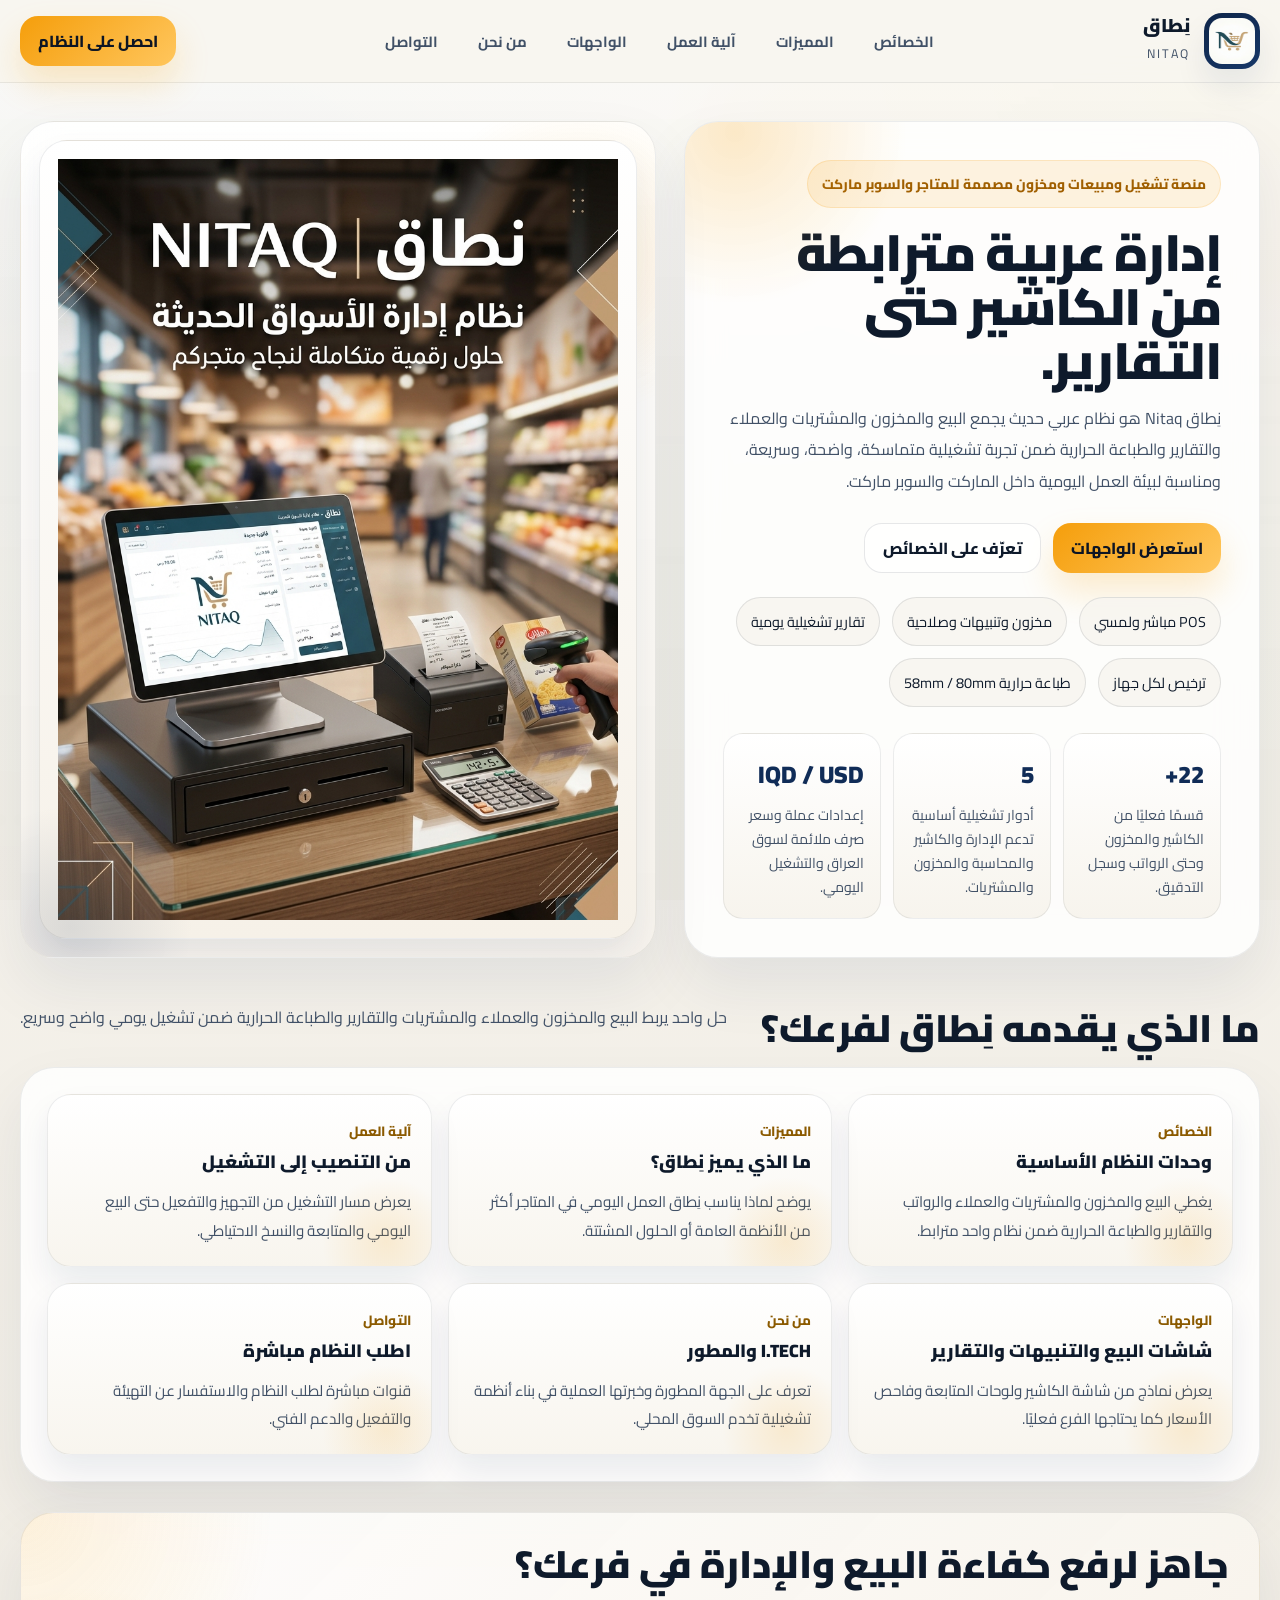
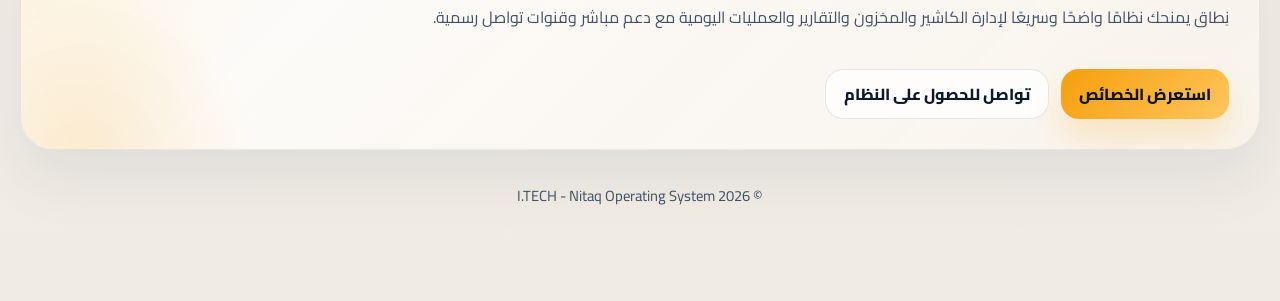
<file: index.html>
﻿<!DOCTYPE html>
<html lang="ar" dir="rtl">
<head>
  <meta charset="UTF-8" />
  <meta name="viewport" content="width=device-width, initial-scale=1.0" />
  <title>نِطاق | نظام إدارة المتاجر</title>
  <meta name="description" content="نِطاق نظام عربي لإدارة المتاجر والسوبر ماركت يجمع الكاشير والمخزون والمشتريات والتقارير والطباعة الحرارية في تشغيل يومي واحد." />
  <link rel="preconnect" href="https://fonts.googleapis.com" />
  <link rel="preconnect" href="https://fonts.gstatic.com" crossorigin />
  <link href="https://fonts.googleapis.com/css2?family=Cairo:wght@400;600;700;800;900&display=swap" rel="stylesheet" />
  <link rel="stylesheet" href="nitaq-site.css" />
  <script src="nitaq-site.js" defer></script>
</head>
<body class="theme-dark">
  <header class="site-header">
    <div class="site-header__inner">
      <a class="brand-lockup" href="index.html">
        <img class="brand-lockup__icon" src="images/11.jpeg" alt="Nitaq icon" />
        <span class="brand-lockup__copy">
          <strong>نِطاق</strong>
          <span>NITAQ</span>
        </span>
      </a>

      <nav class="site-nav">
        <a data-nav-link href="nitaq-features.html">الخصائص</a>
        <a data-nav-link href="nitaq-advantages.html">المميزات</a>
        <a data-nav-link href="nitaq-workflow.html">آلية العمل</a>
        <a data-nav-link href="nitaq-interfaces.html">الواجهات</a>
        <a data-nav-link href="nitaq-about.html">من نحن</a>
        <a data-nav-link href="nitaq-contact.html">التواصل</a>
      </nav>

      <a class="header-cta" href="https://wa.me/9647817823680" target="_blank" rel="noreferrer">احصل على النظام</a>
    </div>
  </header>

  <main class="site-shell page-main">
    <section class="hero">
      <article class="hero__content reveal">
        <div class="eyebrow">منصة تشغيل ومبيعات ومخزون مصممة للمتاجر والسوبر ماركت</div>
        <h1>إدارة عربية مترابطة من الكاشير حتى التقارير.</h1>
        <p>
          نِطاق Nitaq هو نظام عربي حديث يجمع البيع والمخزون والمشتريات والعملاء والتقارير والطباعة الحرارية ضمن تجربة تشغيلية
          متماسكة، واضحة، وسريعة، ومناسبة لبيئة العمل اليومية داخل الماركت والسوبر ماركت.
        </p>

        <div class="hero__actions">
          <a class="button" href="nitaq-interfaces.html">استعرض الواجهات</a>
          <a class="button-outline" href="nitaq-features.html">تعرّف على الخصائص</a>
        </div>

        <div class="hero__chips">
          <span class="hero__chip">POS مباشر ولمسي</span>
          <span class="hero__chip">مخزون وتنبيهات وصلاحية</span>
          <span class="hero__chip">تقارير تشغيلية يومية</span>
          <span class="hero__chip">ترخيص لكل جهاز</span>
          <span class="hero__chip">طباعة حرارية 58mm / 80mm</span>
        </div>

        <div class="hero__stats">
          <div class="hero__stat">
            <strong>22+</strong>
            <span>قسمًا فعليًا من الكاشير والمخزون وحتى الرواتب وسجل التدقيق.</span>
          </div>
          <div class="hero__stat">
            <strong>5</strong>
            <span>أدوار تشغيلية أساسية تدعم الإدارة والكاشير والمحاسبة والمخزون والمشتريات.</span>
          </div>
          <div class="hero__stat">
            <strong>IQD / USD</strong>
            <span>إعدادات عملة وسعر صرف ملائمة لسوق العراق والتشغيل اليومي.</span>
          </div>
        </div>
      </article>

      <aside class="hero__visual hero__visual--single reveal">
        <div class="hero__frame">
          <img src="images/14.jpeg" alt="واجهة نِطاق الرئيسية" />
        </div>
      </aside>
    </section>

    <section class="page-section">
      <div class="section-head reveal">
        <div>
          <h2>ما الذي يقدمه نِطاق لفرعك؟</h2>
        </div>
        <p>حل واحد يربط البيع والمخزون والعملاء والمشتريات والتقارير والطباعة الحرارية ضمن تشغيل يومي واضح وسريع.</p>
      </div>

      <div class="section-panel reveal">
        <div class="preview-grid">
          <a class="preview-card" href="nitaq-features.html">
            <small>الخصائص</small>
            <h3>وحدات النظام الأساسية</h3>
            <p>يغطي البيع والمخزون والمشتريات والعملاء والرواتب والتقارير والطباعة الحرارية ضمن نظام واحد مترابط.</p>
          </a>
          <a class="preview-card" href="nitaq-advantages.html">
            <small>المميزات</small>
            <h3>ما الذي يميز نِطاق؟</h3>
            <p>يوضح لماذا يناسب نِطاق العمل اليومي في المتاجر أكثر من الأنظمة العامة أو الحلول المشتتة.</p>
          </a>
          <a class="preview-card" href="nitaq-workflow.html">
            <small>آلية العمل</small>
            <h3>من التنصيب إلى التشغيل</h3>
            <p>يعرض مسار التشغيل من التجهيز والتفعيل حتى البيع اليومي والمتابعة والنسخ الاحتياطي.</p>
          </a>
          <a class="preview-card" href="nitaq-interfaces.html">
            <small>الواجهات</small>
            <h3>شاشات البيع والتنبيهات والتقارير</h3>
            <p>يعرض نماذج من شاشة الكاشير ولوحات المتابعة وفاحص الأسعار كما يحتاجها الفرع فعليًا.</p>
          </a>
          <a class="preview-card" href="nitaq-about.html">
            <small>من نحن</small>
            <h3>I.TECH والمطور</h3>
            <p>تعرف على الجهة المطورة وخبرتها العملية في بناء أنظمة تشغيلية تخدم السوق المحلي.</p>
          </a>
          <a class="preview-card" href="nitaq-contact.html">
            <small>التواصل</small>
            <h3>اطلب النظام مباشرة</h3>
            <p>قنوات مباشرة لطلب النظام والاستفسار عن التهيئة والتفعيل والدعم الفني.</p>
          </a>
        </div>
      </div>
    </section>

    <section class="cta-panel cta-panel--premium reveal">
      <div class="cta-row">
        <div>
          <h2>جاهز لرفع كفاءة البيع والإدارة في فرعك؟</h2>
          <p>نِطاق يمنحك نظامًا واضحًا وسريعًا لإدارة الكاشير والمخزون والتقارير والعمليات اليومية مع دعم مباشر وقنوات تواصل رسمية.</p>
        </div>
        <div class="section-actions">
          <a class="button" href="nitaq-features.html">استعرض الخصائص</a>
          <a class="button-outline" href="nitaq-contact.html">تواصل للحصول على النظام</a>
        </div>
      </div>
    </section>

    <footer class="site-footer">© 2026 I.TECH - Nitaq Operating System</footer>
  </main>
</body>
</html>
</file>
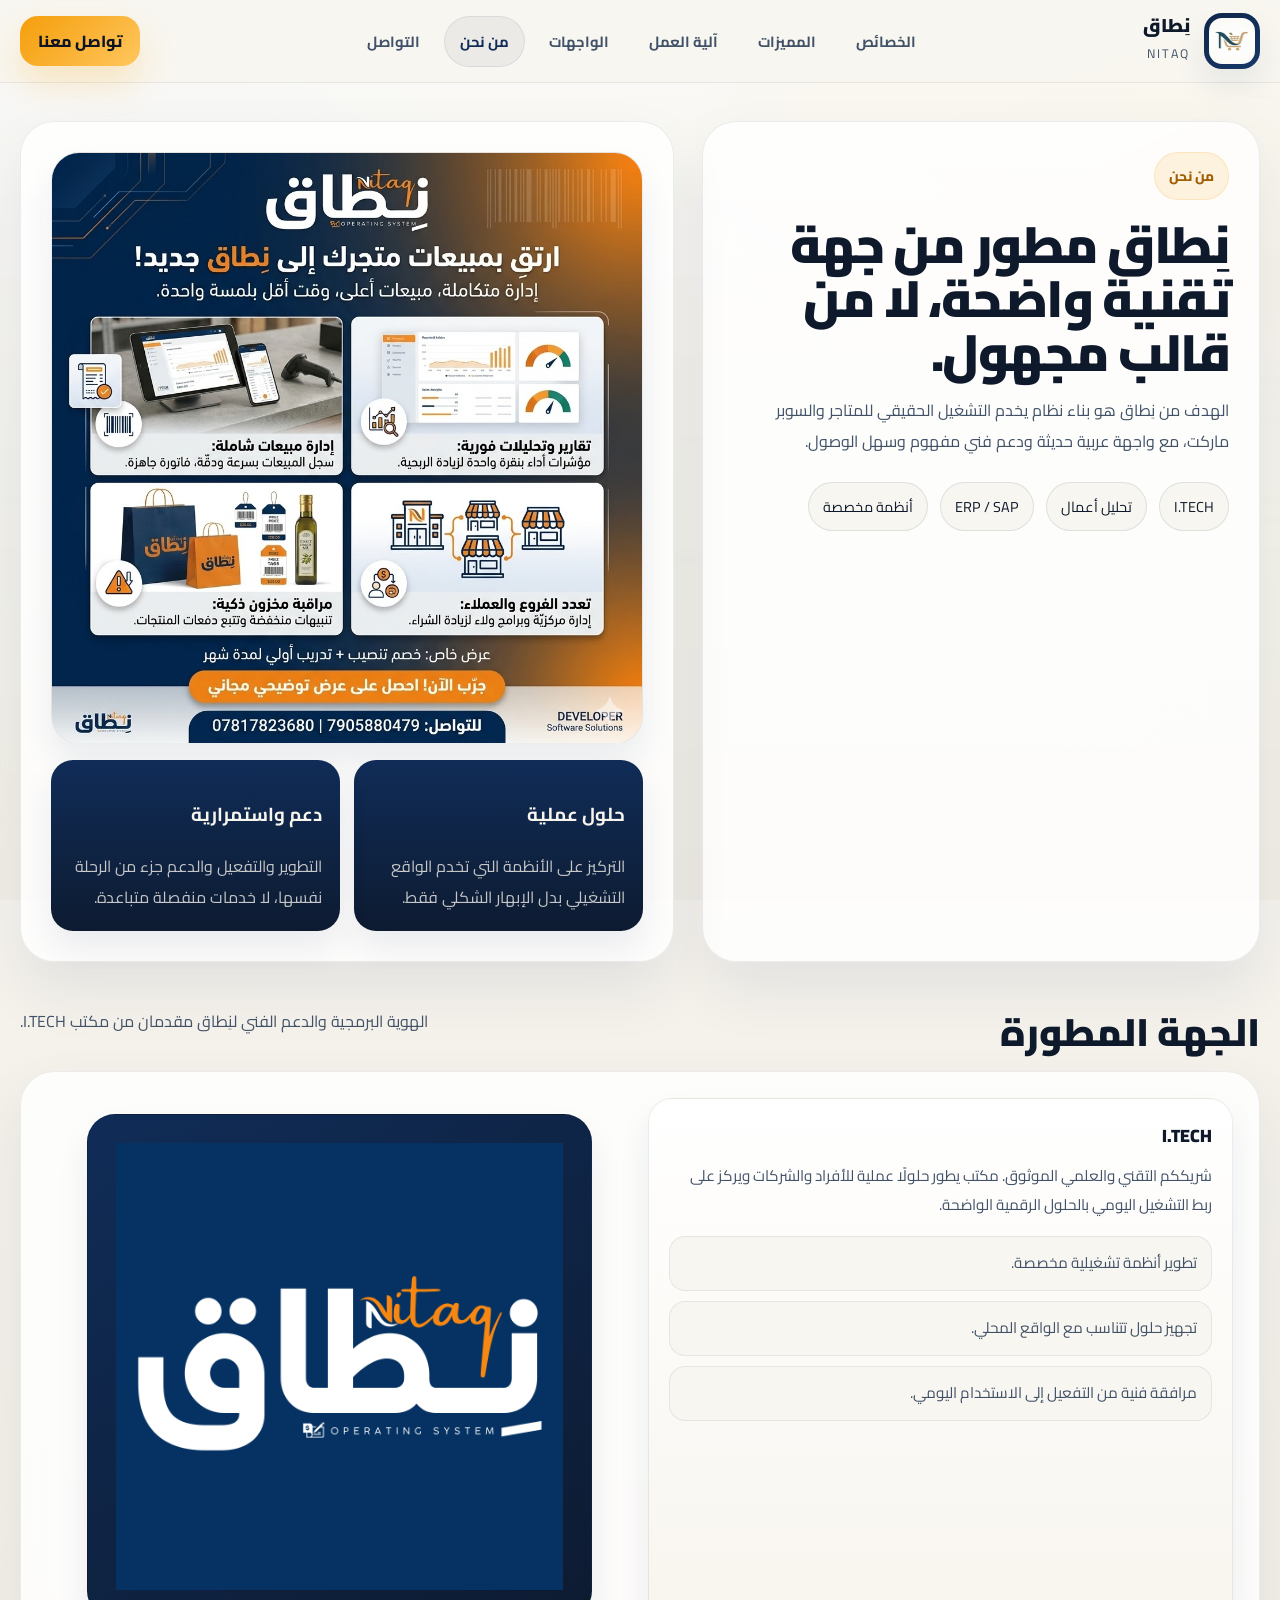
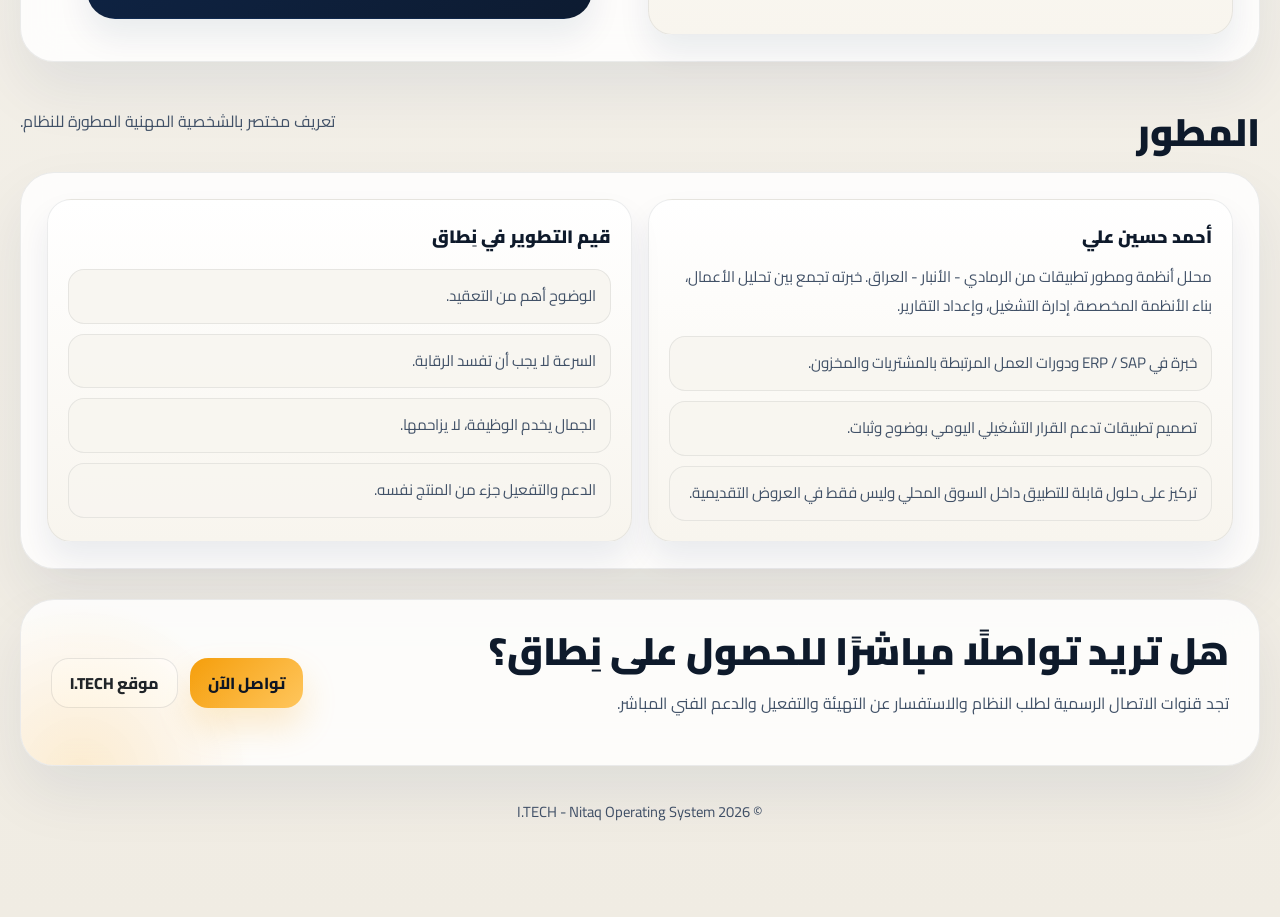
<file: nitaq-about.html>
﻿<!DOCTYPE html>
<html lang="ar" dir="rtl">
<head>
  <meta charset="UTF-8" />
  <meta name="viewport" content="width=device-width, initial-scale=1.0" />
  <title>نِطاق | من نحن</title>
  <meta name="description" content="تعريف بالجهة المطورة لنظام نِطاق وبالمطور أحمد حسين علي ومكتب I.TECH." />
  <link rel="preconnect" href="https://fonts.googleapis.com" />
  <link rel="preconnect" href="https://fonts.gstatic.com" crossorigin />
  <link href="https://fonts.googleapis.com/css2?family=Cairo:wght@400;600;700;800;900&display=swap" rel="stylesheet" />
  <link rel="stylesheet" href="nitaq-site.css" />
  <script src="nitaq-site.js" defer></script>
</head>
<body>
  <header class="site-header"><div class="site-header__inner"><a class="brand-lockup" href="index.html"><img class="brand-lockup__icon" src="images/11.jpeg" alt="Nitaq icon" /><span class="brand-lockup__copy"><strong>نِطاق</strong><span>NITAQ</span></span></a><nav class="site-nav"><a data-nav-link href="nitaq-features.html">الخصائص</a><a data-nav-link href="nitaq-advantages.html">المميزات</a><a data-nav-link href="nitaq-workflow.html">آلية العمل</a><a data-nav-link href="nitaq-interfaces.html">الواجهات</a><a data-nav-link href="nitaq-about.html">من نحن</a><a data-nav-link href="nitaq-contact.html">التواصل</a></nav><a class="header-cta" href="https://wa.me/9647817823680" target="_blank" rel="noreferrer">تواصل معنا</a></div></header>
  <main class="site-shell page-main">
    <section class="page-hero">
      <article class="page-hero__copy reveal"><div class="eyebrow">من نحن</div><h1>نِطاق مطور من جهة تقنية واضحة، لا من قالب مجهول.</h1><p>الهدف من نِطاق هو بناء نظام يخدم التشغيل الحقيقي للمتاجر والسوبر ماركت، مع واجهة عربية حديثة ودعم فني مفهوم وسهل الوصول.</p><div class="hero__chips"><span class="hero__chip">I.TECH</span><span class="hero__chip">تحليل أعمال</span><span class="hero__chip">ERP / SAP</span><span class="hero__chip">أنظمة مخصصة</span></div></article>
      <aside class="page-hero__art reveal"><div class="art-frame"><img src="images/8.jpg" alt="رسم بصري لقسم الدعم والجهة المطورة" /></div><div class="mini-panels"><article class="mini-panel"><h3>حلول عملية</h3><p>التركيز على الأنظمة التي تخدم الواقع التشغيلي بدل الإبهار الشكلي فقط.</p></article><article class="mini-panel"><h3>دعم واستمرارية</h3><p>التطوير والتفعيل والدعم جزء من الرحلة نفسها، لا خدمات منفصلة متباعدة.</p></article></div></aside>
    </section>

    <section class="page-section"><div class="section-head reveal"><h2>الجهة المطورة</h2><p>الهوية البرمجية والدعم الفني لنِطاق مقدمان من مكتب I.TECH.</p></div><div class="section-panel reveal"><div class="profile-grid">
      <article class="profile-card"><h3>I.TECH</h3><p>شريككم التقني والعلمي الموثوق. مكتب يطور حلولًا عملية للأفراد والشركات ويركز على ربط التشغيل اليومي بالحلول الرقمية الواضحة.</p><ul class="list-card"><li>تطوير أنظمة تشغيلية مخصصة.</li><li>تجهيز حلول تتناسب مع الواقع المحلي.</li><li>مرافقة فنية من التفعيل إلى الاستخدام اليومي.</li></ul></article>
      <figure class="brand-photo"><img src="images/4_brand.png" alt="هوية نِطاق البصرية" /></figure>
    </div></div></section>

    <section class="page-section"><div class="section-head reveal"><h2>المطور</h2><p>تعريف مختصر بالشخصية المهنية المطورة للنظام.</p></div><div class="section-panel reveal"><div class="grid-2"><article class="profile-card"><h3>أحمد حسين علي</h3><p>محلل أنظمة ومطور تطبيقات من الرمادي - الأنبار - العراق. خبرته تجمع بين تحليل الأعمال، بناء الأنظمة المخصصة، إدارة التشغيل، وإعداد التقارير.</p><ul class="list-card"><li>خبرة في ERP / SAP ودورات العمل المرتبطة بالمشتريات والمخزون.</li><li>تصميم تطبيقات تدعم القرار التشغيلي اليومي بوضوح وثبات.</li><li>تركيز على حلول قابلة للتطبيق داخل السوق المحلي وليس فقط في العروض التقديمية.</li></ul></article><article class="profile-card"><h3>قيم التطوير في نِطاق</h3><ul class="list-card"><li>الوضوح أهم من التعقيد.</li><li>السرعة لا يجب أن تفسد الرقابة.</li><li>الجمال يخدم الوظيفة، لا يزاحمها.</li><li>الدعم والتفعيل جزء من المنتج نفسه.</li></ul></article></div></div></section>

    <section class="cta-panel reveal"><div class="cta-row"><div><h2>هل تريد تواصلًا مباشرًا للحصول على نِطاق؟</h2><p>تجد قنوات الاتصال الرسمية لطلب النظام والاستفسار عن التهيئة والتفعيل والدعم الفني المباشر.</p></div><div class="section-actions"><a class="button" href="nitaq-contact.html">تواصل الآن</a><a class="button-outline" href="https://abubesun-hub.github.io/I.tech/" target="_blank" rel="noreferrer">موقع I.TECH</a></div></div></section>
    <footer class="site-footer">© 2026 I.TECH - Nitaq Operating System</footer>
  </main>
</body>
</html>
</file>
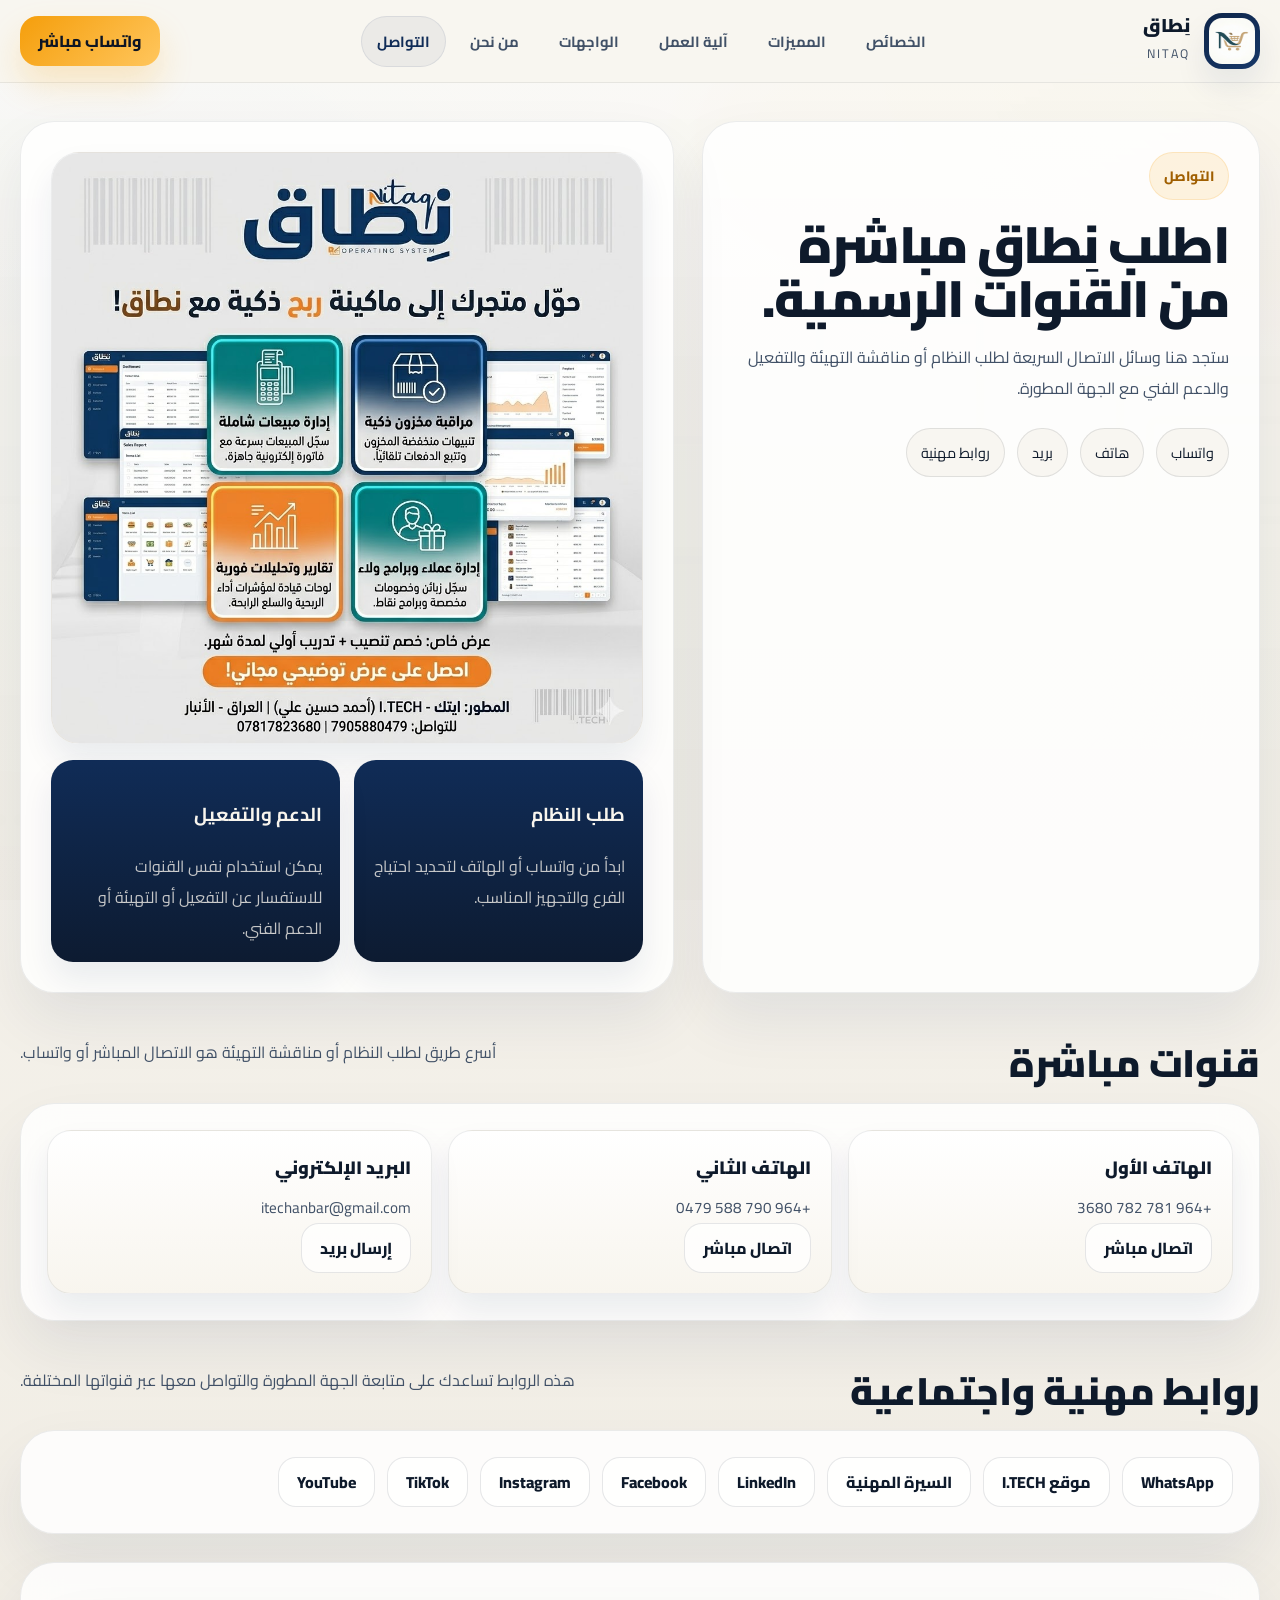
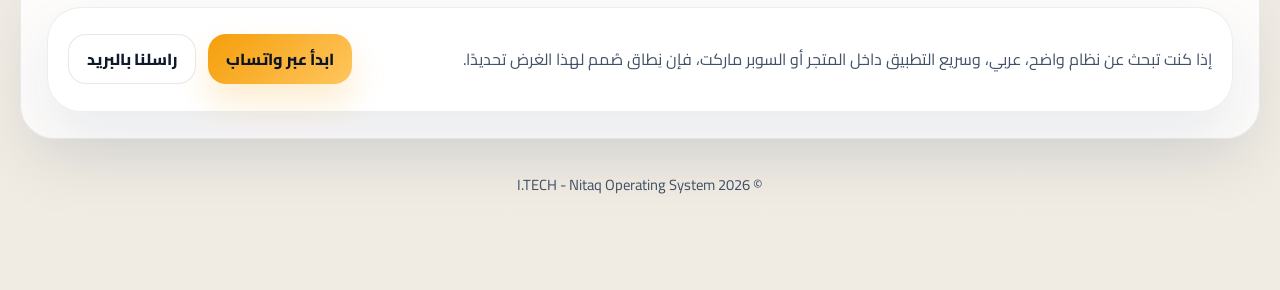
<file: nitaq-contact.html>
﻿<!DOCTYPE html>
<html lang="ar" dir="rtl">
<head>
  <meta charset="UTF-8" />
  <meta name="viewport" content="width=device-width, initial-scale=1.0" />
  <title>نِطاق | التواصل</title>
  <meta name="description" content="وسائل الاتصال الرسمية للحصول على نظام نِطاق والتواصل مع I.TECH بخصوص التهيئة والتفعيل والدعم الفني." />
  <link rel="preconnect" href="https://fonts.googleapis.com" />
  <link rel="preconnect" href="https://fonts.gstatic.com" crossorigin />
  <link href="https://fonts.googleapis.com/css2?family=Cairo:wght@400;600;700;800;900&display=swap" rel="stylesheet" />
  <link rel="stylesheet" href="nitaq-site.css" />
  <script src="nitaq-site.js" defer></script>
</head>
<body>
  <header class="site-header"><div class="site-header__inner"><a class="brand-lockup" href="index.html"><img class="brand-lockup__icon" src="images/11.jpeg" alt="Nitaq icon" /><span class="brand-lockup__copy"><strong>نِطاق</strong><span>NITAQ</span></span></a><nav class="site-nav"><a data-nav-link href="nitaq-features.html">الخصائص</a><a data-nav-link href="nitaq-advantages.html">المميزات</a><a data-nav-link href="nitaq-workflow.html">آلية العمل</a><a data-nav-link href="nitaq-interfaces.html">الواجهات</a><a data-nav-link href="nitaq-about.html">من نحن</a><a data-nav-link href="nitaq-contact.html">التواصل</a></nav><a class="header-cta" href="https://wa.me/9647817823680" target="_blank" rel="noreferrer">واتساب مباشر</a></div></header>
  <main class="site-shell page-main">
    <section class="page-hero">
      <article class="page-hero__copy reveal"><div class="eyebrow">التواصل</div><h1>اطلب نِطاق مباشرة من القنوات الرسمية.</h1><p>ستجد هنا وسائل الاتصال السريعة لطلب النظام أو مناقشة التهيئة والتفعيل والدعم الفني مع الجهة المطورة.</p><div class="hero__chips"><span class="hero__chip">واتساب</span><span class="hero__chip">هاتف</span><span class="hero__chip">بريد</span><span class="hero__chip">روابط مهنية</span></div></article>
      <aside class="page-hero__art reveal"><div class="art-frame"><img src="images/9.jpg" alt="تصميم دعم وتواصل" /></div><div class="mini-panels"><article class="mini-panel"><h3>طلب النظام</h3><p>ابدأ من واتساب أو الهاتف لتحديد احتياج الفرع والتجهيز المناسب.</p></article><article class="mini-panel"><h3>الدعم والتفعيل</h3><p>يمكن استخدام نفس القنوات للاستفسار عن التفعيل أو التهيئة أو الدعم الفني.</p></article></div></aside>
    </section>

    <section class="page-section"><div class="section-head reveal"><h2>قنوات مباشرة</h2><p>أسرع طريق لطلب النظام أو مناقشة التهيئة هو الاتصال المباشر أو واتساب.</p></div><div class="section-panel reveal"><div class="contact-grid">
      <article class="contact-card"><h3>الهاتف الأول</h3><p>+964 781 782 3680</p><div class="contact-actions"><a class="contact-chip" href="tel:+9647817823680">اتصال مباشر</a></div></article>
      <article class="contact-card"><h3>الهاتف الثاني</h3><p>+964 790 588 0479</p><div class="contact-actions"><a class="contact-chip" href="tel:+9647905880479">اتصال مباشر</a></div></article>
      <article class="contact-card"><h3>البريد الإلكتروني</h3><p>itechanbar@gmail.com</p><div class="contact-actions"><a class="contact-chip" href="mailto:itechanbar@gmail.com">إرسال بريد</a></div></article>
    </div></div></section>

    <section class="page-section"><div class="section-head reveal"><h2>روابط مهنية واجتماعية</h2><p>هذه الروابط تساعدك على متابعة الجهة المطورة والتواصل معها عبر قنواتها المختلفة.</p></div><div class="section-panel reveal"><div class="social-row"><a class="social-chip" href="https://wa.me/9647817823680" target="_blank" rel="noreferrer">WhatsApp</a><a class="social-chip" href="https://abubesun-hub.github.io/I.tech/" target="_blank" rel="noreferrer">موقع I.TECH</a><a class="social-chip" href="https://abubesun-hub.github.io/My.CV/" target="_blank" rel="noreferrer">السيرة المهنية</a><a class="social-chip" href="https://www.linkedin.com/in/itech-anbar/" target="_blank" rel="noreferrer">LinkedIn</a><a class="social-chip" href="https://www.facebook.com/I.tech025/" target="_blank" rel="noreferrer">Facebook</a><a class="social-chip" href="https://www.instagram.com/i.tech02/" target="_blank" rel="noreferrer">Instagram</a><a class="social-chip" href="https://www.tiktok.com/@user79508805600398" target="_blank" rel="noreferrer">TikTok</a><a class="social-chip" href="https://www.youtube.com/@I.tech025" target="_blank" rel="noreferrer">YouTube</a></div></div></section>

    <section class="page-section"><div class="section-panel reveal"><div class="contact-band"><p>إذا كنت تبحث عن نظام واضح، عربي، وسريع التطبيق داخل المتجر أو السوبر ماركت، فإن نِطاق صُمم لهذا الغرض تحديدًا.</p><div class="section-actions"><a class="button" href="https://wa.me/9647817823680" target="_blank" rel="noreferrer">ابدأ عبر واتساب</a><a class="button-outline" href="mailto:itechanbar@gmail.com">راسلنا بالبريد</a></div></div></div></section>
    <footer class="site-footer">© 2026 I.TECH - Nitaq Operating System</footer>
  </main>
</body>
</html>
</file>
<file: nitaq-site.css>
:root {
  --bg: #f4f1ea;
  --bg-soft: #fbf8f2;
  --ink: #0e1a2b;
  --ink-soft: #415167;
  --line: rgba(14, 26, 43, 0.1);
  --panel: #ffffff;
  --panel-alt: #f8f6f0;
  --navy: #102c57;
  --navy-strong: #0b1830;
  --amber: #f59e0b;
  --amber-soft: #ffd899;
  --mint: #c8f3df;
  --sky: #d9ecff;
  --rose: #ffe1dc;
  --violet: #ece4ff;
  --shadow-lg: 0 28px 60px rgba(16, 44, 87, 0.08);
  --shadow-md: 0 18px 32px rgba(16, 44, 87, 0.08);
  --radius-xl: 34px;
  --radius-lg: 24px;
  --radius-md: 18px;
  --max: 1240px;
}

* { box-sizing: border-box; }
html { scroll-behavior: smooth; }
body {
  margin: 0;
  font-family: "Cairo", sans-serif;
  color: var(--ink);
  background:
    radial-gradient(circle at top right, rgba(245, 158, 11, 0.16), transparent 18%),
    radial-gradient(circle at 10% 20%, rgba(135, 190, 255, 0.12), transparent 14%),
    linear-gradient(180deg, #fcfbf8 0%, var(--bg) 44%, #f0ece3 100%);
  position: relative;
  min-height: 100vh;
}
body::before {
  content: "";
  position: fixed;
  inset: 0;
  z-index: 0;
  pointer-events: none;
  background-image:
    linear-gradient(180deg, rgba(252, 251, 248, 0.18), rgba(240, 236, 227, 0.2)),
    url("images/bg-nitaq.svg");
  background-repeat: no-repeat;
  background-size: cover, cover;
  background-position: center, center;
  opacity: 0.14;
  filter: saturate(0.96) contrast(0.98);
}
body::after {
  content: "";
  position: fixed;
  inset: 0;
  z-index: -1;
  pointer-events: none;
  background:
    linear-gradient(180deg, rgba(252, 251, 248, 0.9) 0%, rgba(244, 241, 234, 0.92) 44%, rgba(240, 236, 227, 0.94) 100%),
    radial-gradient(circle at top right, rgba(16, 44, 87, 0.08), transparent 20%),
    radial-gradient(circle at bottom left, rgba(245, 158, 11, 0.08), transparent 22%);
}
a { color: inherit; text-decoration: none; }
img { display: block; max-width: 100%; }
.site-shell { width: min(calc(100% - 32px), var(--max)); margin: 0 auto; position: relative; z-index: 1; }
.site-header {
  position: sticky; top: 0; z-index: 100; backdrop-filter: blur(18px);
  background: rgba(248, 246, 240, 0.94); border-bottom: 1px solid rgba(14, 26, 43, 0.08);
}
.site-header__inner {
  width: min(calc(100% - 32px), var(--max)); min-height: 82px; margin: 0 auto;
  display: flex; align-items: center; justify-content: space-between; gap: 18px;
}
.brand-lockup { display: inline-flex; align-items: center; gap: 14px; flex: 0 0 auto; }
.brand-lockup__icon {
  width: 56px; height: 56px; border-radius: 18px; padding: 5px;
  background: linear-gradient(145deg, #0e2549, #173868); box-shadow: var(--shadow-md);
}
.brand-lockup__copy strong { display: block; font-size: 1.16rem; font-weight: 900; line-height: 1; }
.brand-lockup__copy span {
  display: block; margin-top: 6px; color: var(--ink-soft); font-size: 0.78rem;
  letter-spacing: 0.18em; text-transform: uppercase;
}
.site-nav { display: flex; align-items: center; gap: 8px; flex-wrap: wrap; justify-content: center; }
.site-nav a {
  padding: 11px 15px; border-radius: 999px; color: var(--ink-soft); font-size: 0.92rem;
  font-weight: 700; border: 1px solid transparent; transition: 180ms ease;
}
.site-nav a:hover, .site-nav a.is-active {
  color: var(--navy); background: rgba(16, 44, 87, 0.06); border-color: rgba(16, 44, 87, 0.08);
}
.header-cta, .button, .button-outline, .contact-chip, .social-chip {
  display: inline-flex; align-items: center; justify-content: center; gap: 10px; min-height: 50px;
  padding: 0 18px; border-radius: 18px; font-weight: 800; transition: transform 180ms ease, background 180ms ease, border-color 180ms ease;
}
.header-cta, .button {
  color: #0d1524; background: linear-gradient(135deg, var(--amber) 0%, #ffc65d 100%);
  box-shadow: 0 18px 35px rgba(245, 158, 11, 0.2);
}
.button-outline, .contact-chip, .social-chip { background: rgba(255,255,255,0.72); border: 1px solid var(--line); }
.header-cta:hover, .button:hover, .button-outline:hover, .contact-chip:hover, .social-chip:hover,
.feature-card:hover, .preview-card:hover, .value-card:hover, .flow-card:hover, .profile-card:hover,
.contact-card:hover, .panel-card:hover, .gallery-card:hover { transform: translateY(-3px); }
.page-main { padding: 38px 0 70px; }
.hero { display: grid; grid-template-columns: minmax(0, 0.95fr) minmax(420px, 1.05fr); gap: 28px; align-items: stretch; }
.hero__content, .hero__visual, .section-panel, .cta-panel, .contact-band {
  background: rgba(255,255,255,0.82); border: 1px solid rgba(14,26,43,0.08); border-radius: var(--radius-xl);
  box-shadow: var(--shadow-lg); backdrop-filter: blur(18px);
}
.hero__content { position: relative; overflow: hidden; padding: 38px; min-height: 100%; }
.hero__content::before {
  content: ""; position: absolute; width: 340px; height: 340px; top: -160px; left: -120px;
  background: radial-gradient(circle, rgba(245,158,11,0.22), transparent 72%);
}
.eyebrow {
  display: inline-flex; align-items: center; gap: 10px; padding: 10px 14px; border-radius: 999px;
  color: #a05f00; background: rgba(245,158,11,0.12); border: 1px solid rgba(245,158,11,0.16);
  font-size: 0.85rem; font-weight: 800; margin-bottom: 18px;
}
.hero h1, .page-hero h1 {
  margin: 0; font-size: clamp(2.55rem, 4vw, 4.6rem); line-height: 1.05; font-weight: 900; letter-spacing: -0.03em;
}
.hero p, .page-hero p, .section-head p, .cta-panel p, .contact-band p, .page-copy {
  color: var(--ink-soft); line-height: 1.95; font-size: 1rem;
}
.hero__actions, .hero__chips, .hero__stats, .section-actions, .contact-actions, .social-row {
  display: flex; gap: 12px; flex-wrap: wrap;
}
.hero__actions { margin-top: 26px; }
.hero__chips { margin-top: 24px; }
.hero__chip, .mini-chip {
  padding: 10px 14px; border-radius: 999px; border: 1px solid var(--line); background: rgba(248,246,240,0.9); font-size: 0.9rem;
}
.hero__stats { margin-top: 26px; display: grid; grid-template-columns: repeat(3, minmax(0, 1fr)); }
.hero__stat {
  padding: 18px 16px; border-radius: 20px; background: linear-gradient(180deg, #ffffff, #f7f4ed); border: 1px solid rgba(14,26,43,0.08);
}
.hero__stat strong { display: block; color: var(--navy); font-size: 1.5rem; font-weight: 900; }
.hero__stat span { display: block; margin-top: 6px; color: var(--ink-soft); font-size: 0.88rem; line-height: 1.72; }
.hero__visual { padding: 18px; display: grid; grid-template-columns: minmax(0, 1fr) 220px; gap: 18px; align-items: stretch; }
.hero__visual--single {
  grid-template-columns: 1fr;
  position: relative;
  overflow: hidden;
  background:
    radial-gradient(circle at 88% 16%, rgba(245, 158, 11, 0.14), transparent 18%),
    linear-gradient(180deg, rgba(255,255,255,0.9), rgba(247,243,236,0.92));
}
.hero__visual--single::before {
  content: "";
  position: absolute;
  inset: auto auto -90px -70px;
  width: 240px;
  height: 240px;
  border-radius: 50%;
  background: radial-gradient(circle, rgba(16, 44, 87, 0.12), transparent 72%);
}
.hero__frame, .hero__photo, .aside-card, .gallery-device {
  border-radius: 28px; overflow: hidden; border: 1px solid rgba(14,26,43,0.08); background: linear-gradient(180deg, #ffffff, #f3efe7); box-shadow: var(--shadow-md);
}
.hero__frame { padding: 14px; display: flex; align-items: center; }
.hero__visual--single .hero__frame {
  min-height: 100%;
  padding: 18px;
  background: linear-gradient(180deg, #ffffff, #f6f1e8);
}
.hero__frame img, .hero__photo img, .media-card img, .brand-photo img, .inline-media img, .gallery-device img { width: 100%; height: 100%; object-fit: cover; }
.hero__stack { display: grid; gap: 16px; }
.hero__photo { min-height: 220px; }
.aside-card { padding: 18px; background: linear-gradient(180deg, #0e1a2b, #132544); color: #f8f4ec; }
.aside-card h3, .section-panel h2, .section-head h2, .profile-card h3, .contact-card h3, .preview-card h3, .feature-card h3, .value-card h3, .flow-card h3, .panel-card h3, .gallery-card h3 {
  margin: 0; font-size: 1.12rem; font-weight: 900;
}
.aside-card p { margin: 10px 0 0; color: rgba(248,244,236,0.76); }
.page-section { margin-top: 28px; }
.section-head { display: flex; align-items: end; justify-content: space-between; gap: 18px; margin-bottom: 18px; }
.section-head h2, .cta-panel h2 { margin: 0; font-size: clamp(1.8rem, 3vw, 3rem); line-height: 1.1; font-weight: 900; }
.section-panel { padding: 26px; }
.grid-2, .grid-3, .grid-4, .card-grid, .preview-grid, .value-grid, .flow-grid, .contact-grid, .profile-grid, .gallery-grid, .media-grid {
  display: grid; gap: 16px;
}
.grid-2, .profile-grid, .gallery-grid, .media-grid { grid-template-columns: repeat(2, minmax(0, 1fr)); }
.grid-3, .preview-grid, .value-grid, .contact-grid { grid-template-columns: repeat(3, minmax(0, 1fr)); }
.grid-4, .card-grid { grid-template-columns: repeat(4, minmax(0, 1fr)); }
.flow-grid { grid-template-columns: repeat(5, minmax(0, 1fr)); }
.feature-card, .preview-card, .value-card, .flow-card, .profile-card, .contact-card, .panel-card, .gallery-card {
  padding: 20px; border-radius: 24px; border: 1px solid rgba(14,26,43,0.08); background: linear-gradient(180deg, #ffffff, #f8f5ee); box-shadow: var(--shadow-md); transition: transform 180ms ease, border-color 180ms ease;
}
.feature-card:hover, .preview-card:hover, .value-card:hover, .flow-card:hover, .profile-card:hover, .contact-card:hover, .panel-card:hover, .gallery-card:hover { border-color: rgba(245,158,11,0.22); }
.card-index, .step-index {
  width: 46px; height: 46px; display: grid; place-items: center; border-radius: 16px; background: linear-gradient(135deg, rgba(245,158,11,0.18), rgba(141,209,255,0.18)); color: #9d5d00; font-weight: 900; margin-bottom: 14px;
}
.step-index { width: 54px; height: 54px; border-radius: 18px; }
.feature-card p, .preview-card p, .value-card p, .flow-card p, .profile-card p, .contact-card p, .panel-card p, .gallery-card p, .list-card li, .compare-table li {
  margin: 10px 0 0; color: var(--ink-soft); line-height: 1.9; font-size: 0.95rem;
}
.preview-card { position: relative; overflow: hidden; }
.preview-card::after {
  content: ""; position: absolute; inset: auto -20px -40px auto; width: 130px; height: 130px; background: radial-gradient(circle, rgba(245,158,11,0.14), transparent 70%);
}
.preview-card small, .page-kicker, .micro-label { color: #8b5a00; font-size: 0.84rem; font-weight: 800; }
.media-card, .inline-media, .brand-photo {
  border-radius: 28px; overflow: hidden; border: 1px solid rgba(14,26,43,0.08); box-shadow: var(--shadow-md);
}
.media-card { min-height: 260px; }
.brand-photo { padding: 28px; background: linear-gradient(145deg, #102c57, #0d1b31); }
.brand-photo img { object-fit: contain; }
.list-card, .compare-table { list-style: none; padding: 0; margin: 16px 0 0; display: grid; gap: 10px; }
.list-card li, .compare-table li {
  padding: 12px 14px; border-radius: 16px; border: 1px solid rgba(14,26,43,0.08); background: rgba(248,246,240,0.9); margin: 0;
}
.cta-panel { margin-top: 30px; padding: 30px; position: relative; overflow: hidden; }
.cta-panel--premium {
  background:
    radial-gradient(circle at top left, rgba(245, 158, 11, 0.14), transparent 20%),
    linear-gradient(135deg, rgba(255,255,255,0.9), rgba(248,244,236,0.88));
}
.cta-panel::after {
  content: ""; position: absolute; width: 340px; height: 340px; left: -110px; bottom: -180px; background: radial-gradient(circle, rgba(245,158,11,0.18), transparent 72%);
}
.cta-row, .contact-band { display: flex; align-items: center; justify-content: space-between; gap: 20px; flex-wrap: wrap; }
.contact-band { margin-top: 18px; padding: 20px; }
.site-footer { margin-top: 24px; padding: 8px 0 22px; color: var(--ink-soft); text-align: center; font-size: 0.92rem; }
.reveal { opacity: 0; transform: translateY(22px); transition: opacity 520ms ease, transform 520ms ease; }
.reveal.is-visible { opacity: 1; transform: translateY(0); }
.page-hero { display: grid; grid-template-columns: minmax(0, 0.92fr) minmax(380px, 1.08fr); gap: 28px; align-items: stretch; }
.page-hero__copy, .page-hero__art {
  padding: 30px; background: rgba(255,255,255,0.82); border: 1px solid rgba(14,26,43,0.08); border-radius: var(--radius-xl); box-shadow: var(--shadow-lg);
}
.page-hero__art { display: grid; gap: 16px; }
.art-frame { min-height: 300px; border-radius: 28px; overflow: hidden; border: 1px solid rgba(14,26,43,0.08); background: linear-gradient(180deg, #ffffff, #f7f3ec); box-shadow: var(--shadow-md); }
.art-frame--workflow {
  padding: 12px;
  background: linear-gradient(180deg, #fffdf9, #f4eee2);
}
.art-frame img { width: 100%; height: 100%; object-fit: cover; }
.mini-panels { display: grid; grid-template-columns: repeat(2, minmax(0, 1fr)); gap: 14px; }
.mini-panel { padding: 18px; border-radius: 22px; background: linear-gradient(180deg, #102c57, #0d1b31); color: #f8f5ee; box-shadow: var(--shadow-md); }
.mini-panel p { margin: 10px 0 0; color: rgba(248,245,238,0.78); }
@media (max-width: 1180px) {
  body::before {
    background-size: cover, 42vw auto, 36vw auto, 34vw auto;
    background-position: center, right -80px top 140px, left -90px bottom 120px, center top 48%;
  }
  .hero, .page-hero, .grid-2, .profile-grid, .gallery-grid, .media-grid { grid-template-columns: 1fr; }
  .grid-4, .card-grid { grid-template-columns: repeat(2, minmax(0, 1fr)); }
  .grid-3, .preview-grid, .value-grid, .contact-grid, .flow-grid { grid-template-columns: repeat(2, minmax(0, 1fr)); }
  .hero__visual { grid-template-columns: 1fr; }
  .hero__stack { grid-template-columns: repeat(2, minmax(0, 1fr)); }
}
@media (max-width: 780px) {
  body::before {
    background-size: cover, 72vw auto, 56vw auto, 62vw auto;
    background-position: center, center top 110px, left -70px bottom 180px, center top 320px;
    opacity: 0.1;
  }
  .site-header__inner { min-height: auto; padding: 12px 0; flex-direction: column; align-items: stretch; }
  .brand-lockup, .site-nav, .header-cta { justify-content: center; }
  .page-main { padding-top: 24px; }
  .hero__content, .hero__visual, .section-panel, .page-hero__copy, .page-hero__art, .cta-panel, .contact-band { padding: 20px; }
  .hero__stats, .grid-4, .card-grid, .grid-3, .preview-grid, .value-grid, .contact-grid, .flow-grid, .mini-panels, .hero__stack { grid-template-columns: 1fr; }
  .section-head, .cta-row, .contact-band { flex-direction: column; align-items: start; }
}
</file>
